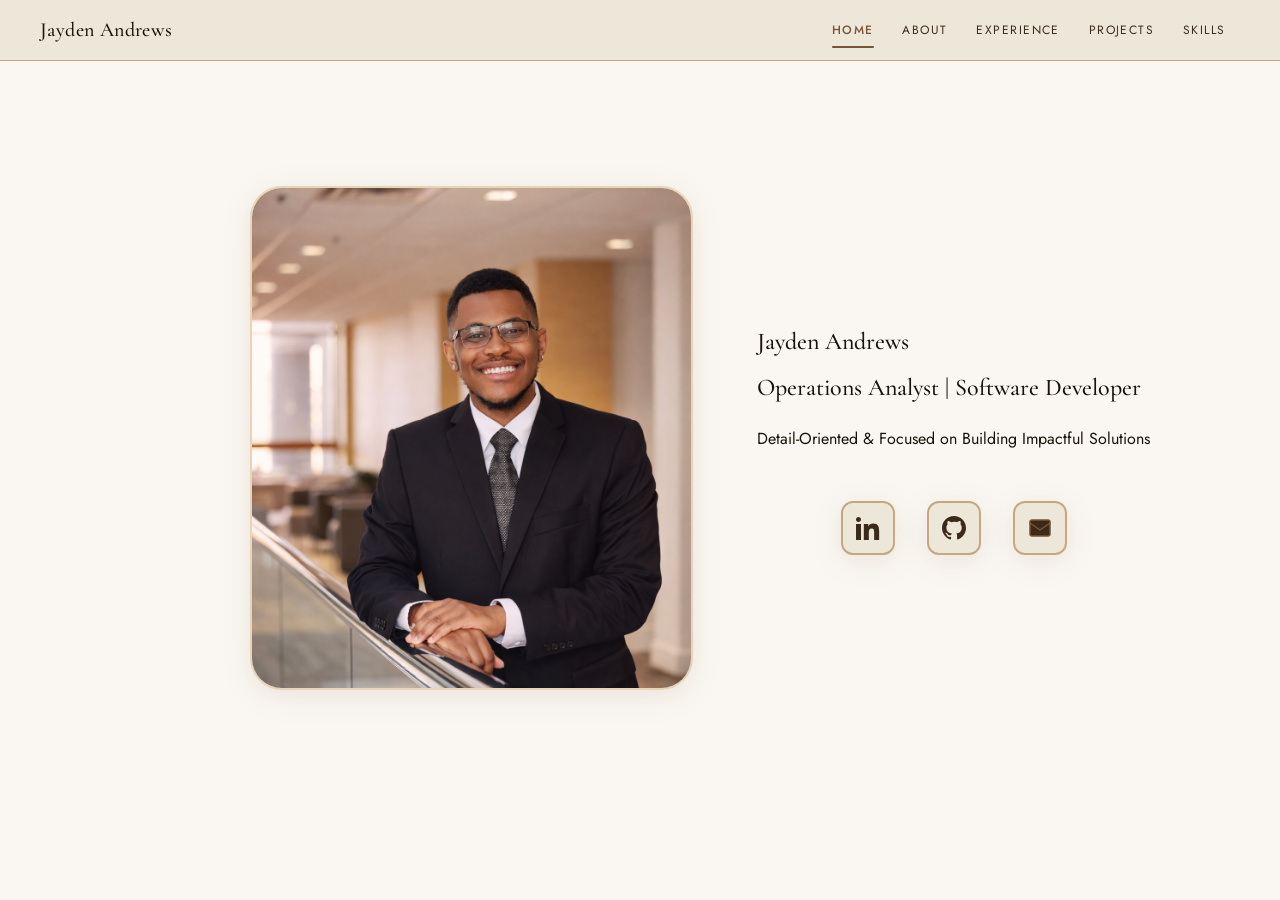
<file: jaydenandrews/index.html>
<!DOCTYPE html>
<html lang="en">

<head>
    <meta charset="UTF-8">
    <meta name="viewport" content="width=device-width, initial-scale=1.0">
    <title>Jayden Andrews</title>
    <link rel="preconnect" href="https://fonts.googleapis.com">
    <link
        href="https://fonts.googleapis.com/css2?family=Cormorant+Garamond:wght@500&family=Jost:wght@300;400;500&display=swap"
        rel="stylesheet">
    <link rel="stylesheet" href="style.css">
</head>

<body id="home-page">
    <!-- Navbar -->
    <nav class="site-nav">
        <a class="site-nav__brand" href="#">Jayden Andrews</a>
        <button class="nav-toggle" onclick="this.nextElementSibling.classList.toggle('open')" aria-label="Toggle menu">
            <span></span><span></span><span></span>
        </button>
        <ul class="site-nav__links">
            <li><a href="index.html" class="active">Home</a></li>
            <li><a href="about.html">About</a></li>
            <li><a href="experience.html">Experience</a></li>
            <li><a href="projects.html">Projects</a></li>
            <li><a href="skills.html">Skills</a></li>
        </ul>
    </nav>
    <div class="page-content">
        <section info="index-info">
            <div class="container">
                <img src="images/JaydenAndrews.png" alt="Jayden Andrews" class="profile-image">
                <div class="info-text">
                    <h1>Jayden Andrews</h1>
                    <h2>Operations Analyst | Software Developer</h2>
                    <p>Detail-Oriented & Focused on Building Impactful Solutions</p>
                    <section id="social-links" class="social-container">
                        <a href="https://www.linkedin.com/in/jaydenrandrews" target="_blank" aria-label="LinkedIn"
                            class="social-link">
                            <svg xmlns="http://www.w3.org/2000/svg" viewBox="0 0 24 24">
                                <path
                                    d="M4.98 3.5C4.98 4.88 3.87 6 2.5 6S0 4.88 0 3.5 1.12 1 2.5 1 4.98 2.12 4.98 3.5zM0 8h5v16H0V8zm7.5 0h4.79v2.22h.07c.67-1.27 2.31-2.61 4.76-2.61 5.09 0 6.03 3.36 6.03 7.73V24h-5v-7.41c0-1.77-.03-4.05-2.47-4.05-2.48 0-2.86 1.94-2.86 3.94V24h-5V8z" />
                            </svg>
                        </a>

                        <a href="https://github.com/jayden-andrews" target="_blank" aria-label="GitHub"
                            class="social-link">
                            <svg xmlns="http://www.w3.org/2000/svg" viewBox="0 0 24 24">
                                <path
                                    d="M12 0C5.37 0 0 5.37 0 12c0 5.3 3.44 9.8 8.21 11.38.6.11.82-.26.82-.58v-2.01c-3.34.73-4.04-1.61-4.04-1.61-.55-1.39-1.34-1.76-1.34-1.76-1.1-.76.08-.75.08-.75 1.22.09 1.86 1.26 1.86 1.26 1.08 1.85 2.83 1.32 3.52 1.01.11-.79.42-1.32.76-1.63-2.66-.3-5.46-1.33-5.46-5.93 0-1.31.47-2.38 1.24-3.22-.12-.3-.54-1.52.12-3.16 0 0 1-.32 3.3 1.23a11.5 11.5 0 013-.41c1.02 0 2.05.14 3 .41 2.3-1.55 3.3-1.23 3.3-1.23.66 1.64.24 2.86.12 3.16.77.84 1.24 1.91 1.24 3.22 0 4.61-2.8 5.63-5.47 5.93.43.37.81 1.1.81 2.22v3.29c0 .32.21.7.82.58C20.56 21.8 24 17.3 24 12c0-6.63-5.37-12-12-12z" />
                            </svg>
                        </a>

                        <a class="social-link" href="mailto:jaydenrandrews@gmail.com" aria-label="Email">
                            <svg xmlns="http://www.w3.org/2000/svg" width="20" height="20" viewBox="0 0 24 24"
                                fill="none" stroke="currentColor" stroke-width="1.5" stroke-linecap="round"
                                stroke-linejoin="round">
                                <rect x="2" y="4" width="20" height="16" rx="2" />
                                <path d="M2 7l10 7 10-7" />
                            </svg>
                        </a>
                    </section>
                </div>
            </div>
        </section>
    </div>

    <script>
        document.querySelectorAll('a[href]').forEach(link => {
            link.addEventListener('click', function (e) {
                const href = this.getAttribute('href');

                if (!href || href.startsWith('http') || href.startsWith('#') || href.startsWith('mailto')) return;

                e.preventDefault();
                const content = document.querySelector('.page-content');
                content.style.transition = 'opacity 0.3s ease';
                content.style.opacity = '0';

                setTimeout(() => {
                    window.location.href = href;
                }, 300);
            });
        });
    </script>
</body>

</html>
</file>
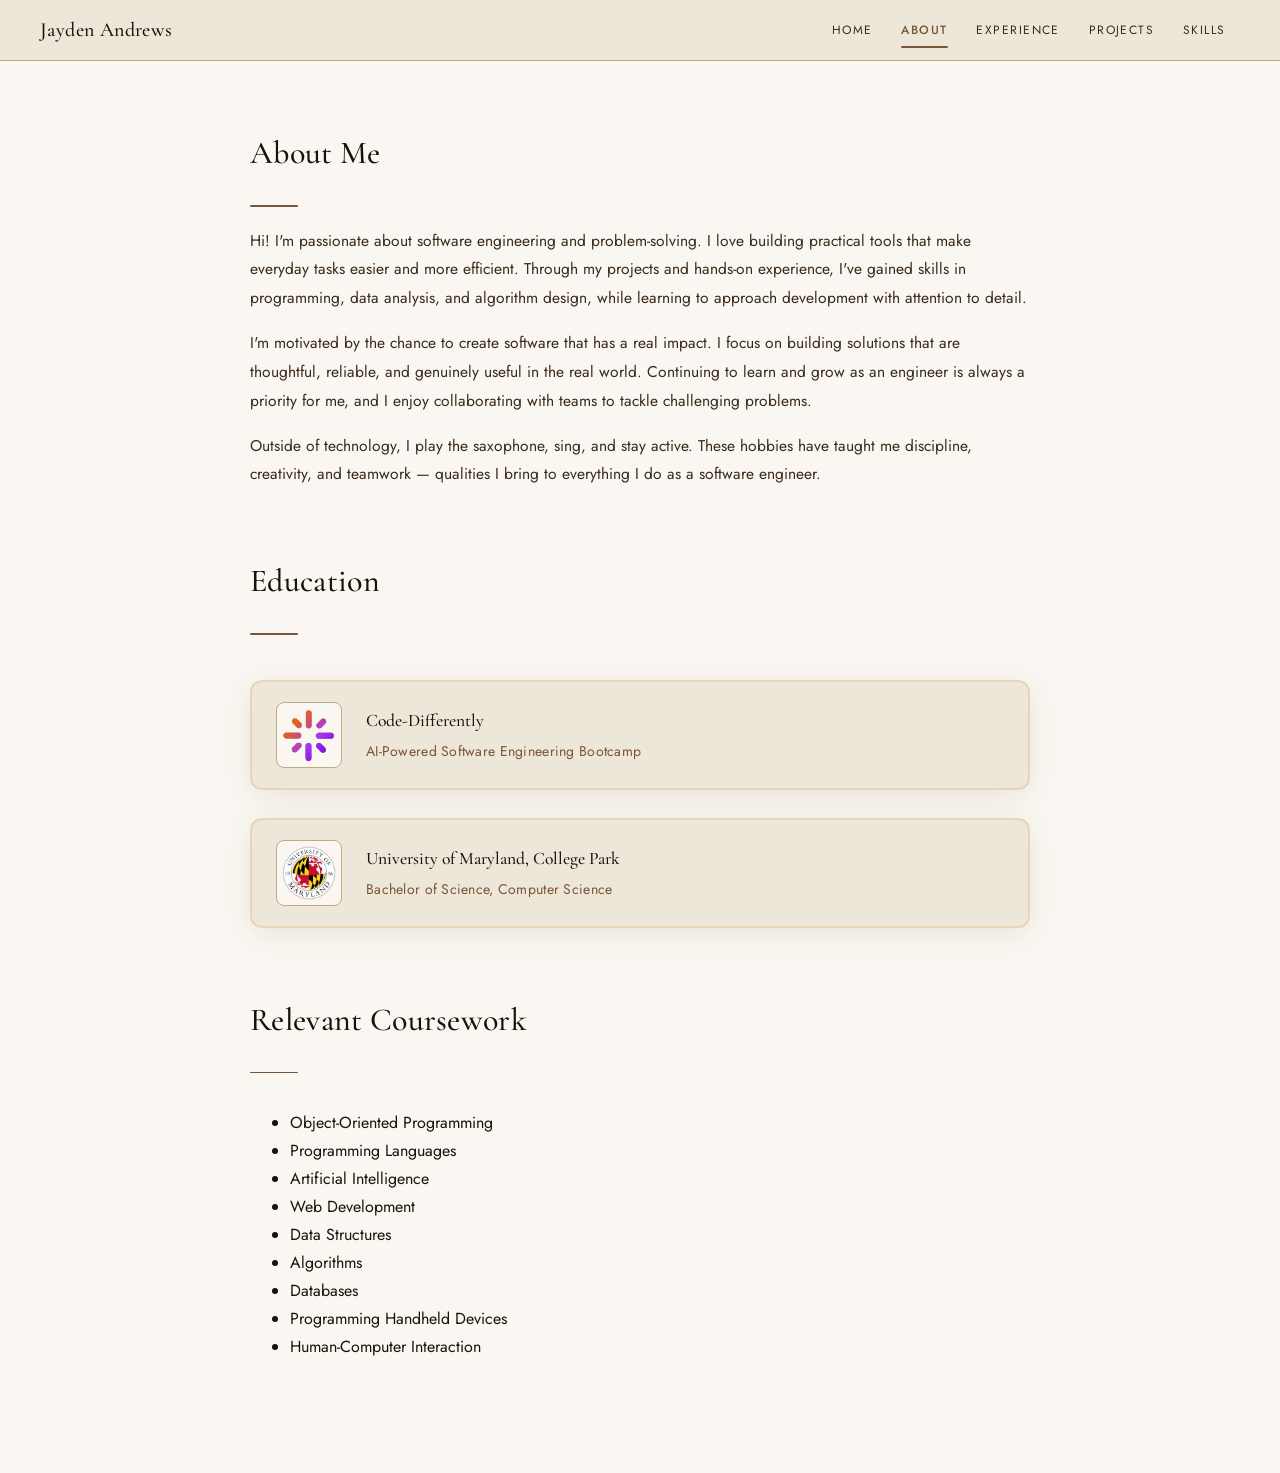
<file: jaydenandrews/about.html>
<!DOCTYPE html>
<html lang="en">

<head>
    <meta charset="UTF-8">
    <meta name="viewport" content="width=device-width, initial-scale=1.0">
    <title>Jayden Andrews</title>
    <link rel="preconnect" href="https://fonts.googleapis.com">
    <link
        href="https://fonts.googleapis.com/css2?family=Cormorant+Garamond:wght@500&family=Jost:wght@300;400;500&display=swap"
        rel="stylesheet">
    <link rel="stylesheet" href="style.css">
</head>

<body>
    <!-- Navbar -->
    <nav class="site-nav">
        <a class="site-nav__brand" href="#">Jayden Andrews</a>
        <button class="nav-toggle" onclick="this.nextElementSibling.classList.toggle('open')" aria-label="Toggle menu">
            <span></span><span></span><span></span>
        </button>
        <ul class="site-nav__links">
            <li><a href="index.html">Home</a></li>
            <li><a href="about.html" class="active">About</a></li>
            <li><a href="experience.html">Experience</a></li>
            <li><a href="projects.html">Projects</a></li>
            <li><a href="skills.html">Skills</a></li>
        </ul>
    </nav>

    <div class="page-content">
        <main class="about-page">

            <!-- About Me -->
            <section class="about-section">
                <h2 class="section-label">About Me</h2>
                <div class="divider"></div>
                <div class="about-body">
                    <p>Hi! I'm passionate about software engineering and problem-solving. I love building practical
                        tools
                        that make everyday tasks easier and more efficient. Through my projects and hands-on experience,
                        I've gained skills in programming, data analysis, and algorithm design, while learning to
                        approach
                        development with attention to detail.</p>
                    <p>I'm motivated by the chance to create software that has a real impact. I focus on building
                        solutions
                        that are thoughtful, reliable, and genuinely useful in the real world. Continuing to learn and
                        grow
                        as an engineer is always a priority for me, and I enjoy collaborating with teams to tackle
                        challenging problems.</p>
                    <p>Outside of technology, I play the saxophone, sing, and stay active. These hobbies have taught me
                        discipline, creativity, and teamwork — qualities I bring to everything I do as a software
                        engineer.
                    </p>
                </div>
            </section>

            <!-- Education -->
            <section class="about-section">
                <h2 class="section-label">Education</h2>
                <div class="divider"></div>

                <div class="edu-list">

                    <!-- Code Differently -->
                    <div class="edu-item">
                        <div class="logo">
                            <img src="images/code_differently_logo.png" alt="Code Differently logo">
                        </div>
                        <div class="edu-details">
                            <h3>Code-Differently</h3>
                            <p class="edu-degree">AI-Powered Software Engineering Bootcamp</p>
                        </div>
                    </div>

                    <!-- UMD -->
                    <div class="edu-item">
                        <div class="logo umd">
                            <img src="images/umd seal.png" alt="University of Maryland logo">
                        </div>
                        <div class="edu-details">
                            <h3>University of Maryland, College Park</h3>
                            <p class="edu-degree">Bachelor of Science, Computer Science</p>
                        </div>
                    </div>

                </div>
            </section>

            <!-- Relevant Coursework -->
            <section class="about-section">
                <h2 class="section-label">Relevant Coursework</h2>
                <div class="divider"></div>

                <ul class="course-list">
                    <li>Object-Oriented Programming</li>
                    <li>Programming Languages</li>
                    <li>Artificial Intelligence</li>
                    <li>Web Development</li>
                    <li>Data Structures</li>
                    <li>Algorithms</li>
                    <li>Databases</li>
                    <li>Programming Handheld Devices</li>
                    <li>Human-Computer Interaction</li>
                </ul>
            </section>
        </main>
    </div>

    <script>
        document.querySelectorAll('a[href]').forEach(link => {
            link.addEventListener('click', function (e) {
                const href = this.getAttribute('href');

                if (!href || href.startsWith('http') || href.startsWith('#') || href.startsWith('mailto')) return;

                e.preventDefault();
                const content = document.querySelector('.page-content');
                content.style.transition = 'opacity 0.3s ease';
                content.style.opacity = '0';

                setTimeout(() => {
                    window.location.href = href;
                }, 300);
            });
        });
    </script>
</body>

</html>
</file>
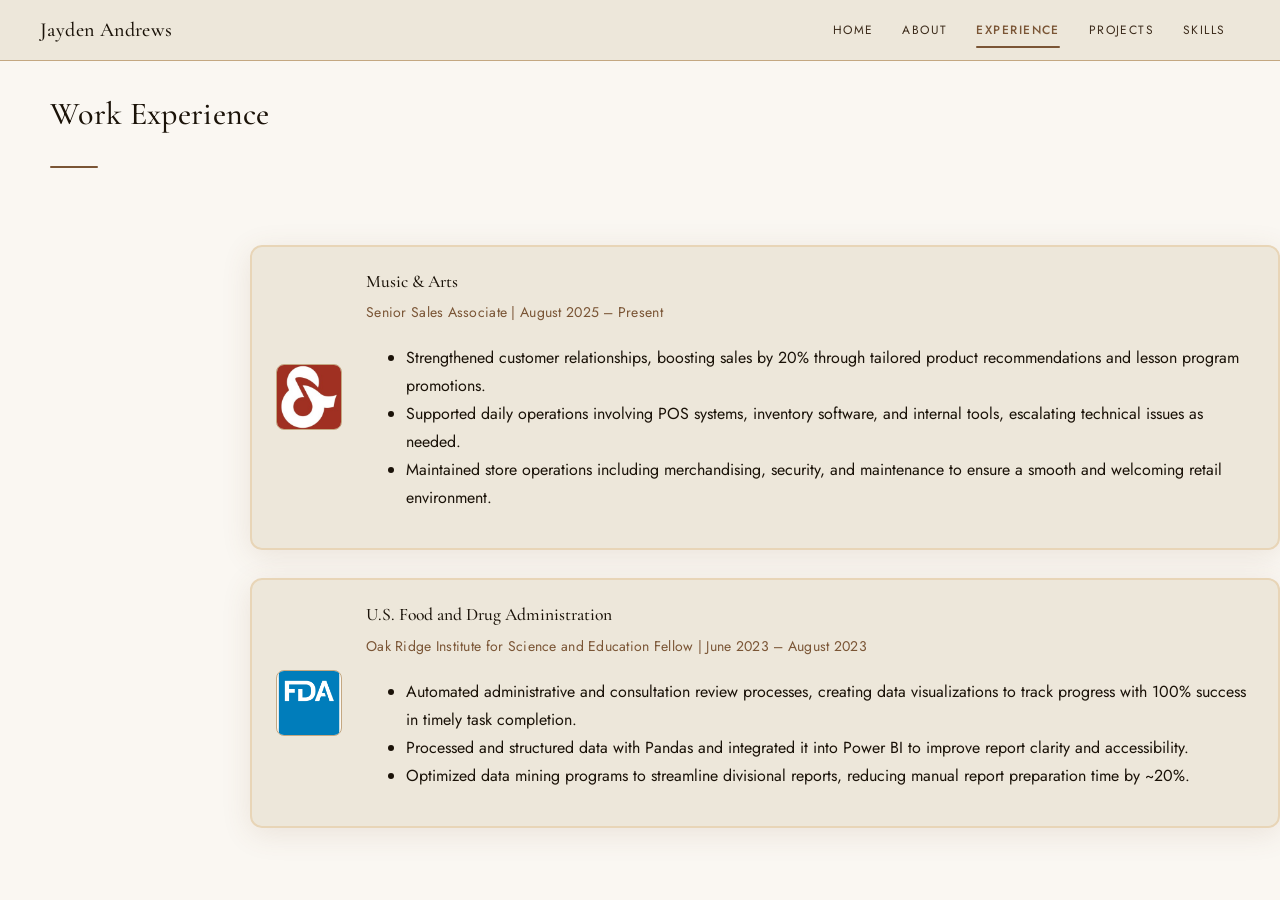
<file: jaydenandrews/experience.html>
<!DOCTYPE html>
<html lang="en">

<head>
    <meta charset="UTF-8">
    <meta name="viewport" content="width=device-width, initial-scale=1.0">
    <title>Jayden Andrews</title>
    <link rel="preconnect" href="https://fonts.googleapis.com">
    <link
        href="https://fonts.googleapis.com/css2?family=Cormorant+Garamond:wght@500&family=Jost:wght@300;400;500&display=swap"
        rel="stylesheet">
    <link rel="stylesheet" href="style.css">
</head>

<body>
    <!-- Navbar -->
    <nav class="site-nav">
        <a class="site-nav__brand" href="#">Jayden Andrews</a>
        <button class="nav-toggle" onclick="this.nextElementSibling.classList.toggle('open')" aria-label="Toggle menu">
            <span></span><span></span><span></span>
        </button>
        <ul class="site-nav__links">
            <li><a href="index.html">Home</a></li>
            <li><a href="about.html">About</a></li>
            <li><a href="experience.html" class="active">Experience</a></li>
            <li><a href="projects.html">Projects</a></li>
            <li><a href="skills.html">Skills</a></li>
        </ul>
    </nav>

    <div class="page-content">

        <!-- Work Experience -->
        <section class="about-section">
            <div class="page-header">
                <h2 class="section-label">Work Experience</h2>
                <div class="divider"></div>
            </div>

            <div class="edu-list">

                <!-- Music & Arts -->
                <div class="list-item">
                    <div class="logo">
                        <img src="images/music and arts logo.jpeg" alt="Music & Arts Logo">
                    </div>
                    <div class="edu-details">
                        <h3>Music & Arts</h3>
                        <p class="edu-degree">Senior Sales Associate | August 2025 – Present</p>
                        <ul>
                            <li>Strengthened customer relationships, boosting sales by 20% through tailored product
                                recommendations and lesson program promotions.</li>
                            <li>Supported daily operations involving POS systems, inventory software, and internal
                                tools,
                                escalating technical issues as needed.</li>
                            <li>Maintained store operations including merchandising, security, and maintenance to ensure
                                a
                                smooth and welcoming retail environment.</li>
                        </ul>
                    </div>
                </div>

                <!-- U.S. Food and Drug Administration -->
                <div class="list-item">
                    <div class="logo">
                        <img src="images/Food_and_Drug_Administration_201x_logo.svg.png" alt="FDA Logo">
                    </div>
                    <div class="edu-details">
                        <h3>U.S. Food and Drug Administration</h3>
                        <p class="edu-degree">Oak Ridge Institute for Science and Education Fellow | June 2023 – August
                            2023
                        </p>
                        <ul>
                            <li>Automated administrative and consultation review processes, creating data visualizations
                                to
                                track progress with 100% success in timely task completion.</li>
                            <li>Processed and structured data with Pandas and integrated it into Power BI to improve
                                report
                                clarity and accessibility.</li>
                            <li>Optimized data mining programs to streamline divisional reports, reducing manual report
                                preparation time by ~20%.</li>
                        </ul>
                    </div>
                </div>

            </div>
        </section>
    </div>

    <script>
        document.querySelectorAll('a[href]').forEach(link => {
            link.addEventListener('click', function (e) {
                const href = this.getAttribute('href');

                if (!href || href.startsWith('http') || href.startsWith('#') || href.startsWith('mailto')) return;

                e.preventDefault();
                const content = document.querySelector('.page-content');
                content.style.transition = 'opacity 0.3s ease';
                content.style.opacity = '0';

                setTimeout(() => {
                    window.location.href = href;
                }, 300);
            });
        });
    </script>
</body>

</html>
</file>
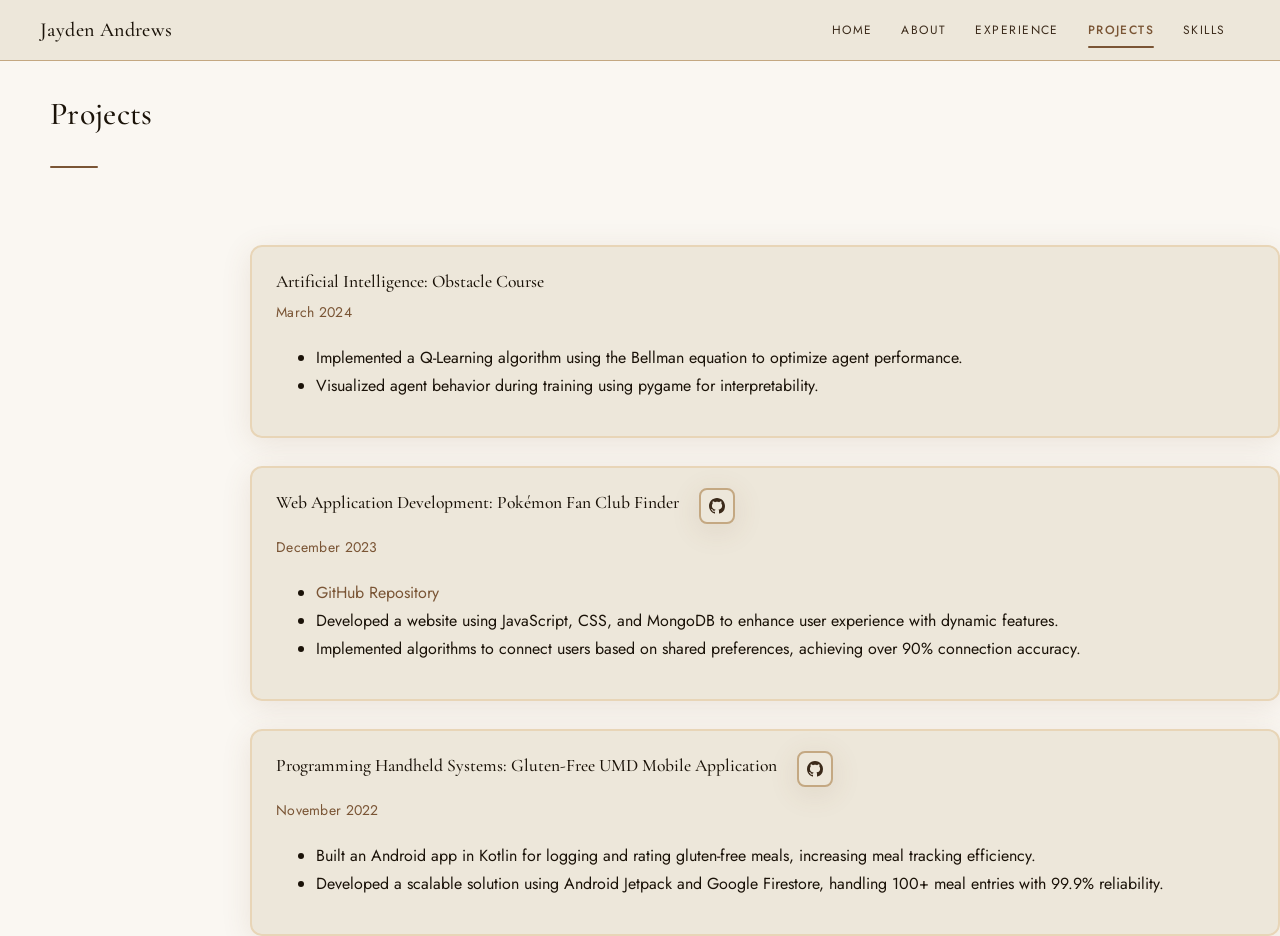
<file: jaydenandrews/projects.html>
<!DOCTYPE html>
<html lang="en">

<head>
    <meta charset="UTF-8">
    <meta name="viewport" content="width=device-width, initial-scale=1.0">
    <title>Jayden Andrews</title>
    <link rel="preconnect" href="https://fonts.googleapis.com">
    <link
        href="https://fonts.googleapis.com/css2?family=Cormorant+Garamond:wght@500&family=Jost:wght@300;400;500&display=swap"
        rel="stylesheet">
    <link rel="stylesheet" href="style.css">
</head>

<body>
    <!-- Navbar -->
    <nav class="site-nav">
        <a class="site-nav__brand" href="#">Jayden Andrews</a>
        <button class="nav-toggle" onclick="this.nextElementSibling.classList.toggle('open')" aria-label="Toggle menu">
            <span></span><span></span><span></span>
        </button>
        <ul class="site-nav__links">
            <li><a href="index.html">Home</a></li>
            <li><a href="about.html">About</a></li>
            <li><a href="experience.html">Experience</a></li>
            <li><a href="projects.html" class="active">Projects</a></li>
            <li><a href="skills.html">Skills</a></li>
        </ul>
    </nav>

    <div class="page-content">

        <!-- Projects -->
        <section class="about-section">
            <div class="page-header">
                <h2 class="section-label">Projects</h2>
                <div class="divider"></div>
            </div>

            <div class="edu-list">

                <!-- AI: Obstacle Course -->
                <div class="list-item">
                    <div class="edu-details">
                        <h3>Artificial Intelligence: Obstacle Course</h3>
                        <p class="edu-degree">March 2024</p>

                        <ul>
                            <li>Implemented a Q-Learning algorithm using the Bellman equation to optimize agent
                                performance.
                            </li>
                            <li>Visualized agent behavior during training using pygame for interpretability.</li>
                        </ul>
                    </div>
                </div>

                <!-- Pokémon Fan Club Finder -->
                <div class="list-item">
                    <div class="edu-details">
                        <div class="card-details">
                            <h3>Web Application Development: Pokémon Fan Club Finder</h3>
                            <a href="https://github.com/Kaiewalter/CMSC335Fall2023FinalProject"
                                class="social-link project-link" target="_blank" class=" social-link project-link"
                                target="_blank" aria-label="GitHub Repository">
                                <svg xmlns="http://www.w3.org/2000/svg" viewBox="0 0 24 24" fill="currentColor">
                                    <path
                                        d="M12 0C5.37 0 0 5.37 0 12c0 5.31 3.435 9.795 8.205 11.385.6.105.825-.255.825-.57 0-.285-.015-1.23-.015-2.235-3.015.555-3.795-.735-4.035-1.41-.135-.345-.72-1.41-1.23-1.695-.42-.225-1.02-.78-.015-.795.945-.015 1.62.87 1.845 1.23 1.08 1.815 2.805 1.305 3.495.99.105-.78.42-1.305.765-1.605-2.67-.3-5.46-1.335-5.46-5.925 0-1.305.465-2.385 1.23-3.225-.12-.3-.54-1.53.12-3.18 0 0 1.005-.315 3.3 1.23.96-.27 1.98-.405 3-.405s2.04.135 3 .405c2.295-1.56 3.3-1.23 3.3-1.23.66 1.65.24 2.88.12 3.18.765.84 1.23 1.905 1.23 3.225 0 4.605-2.805 5.625-5.475 5.925.435.375.81 1.095.81 2.22 0 1.605-.015 2.895-.015 3.3 0 .315.225.69.825.57A12.02 12.02 0 0 0 24 12c0-6.63-5.37-12-12-12z" />
                                </svg>
                            </a>
                        </div>
                        <p class="edu-degree">December 2023</p>
                        <ul>
                            <li><a href="https://github.com/Kaiewalter/CMSC335Fall2023FinalProject"
                                    target="_blank">GitHub
                                    Repository</a></li>
                            <li>Developed a website using JavaScript, CSS, and MongoDB to enhance user experience with
                                dynamic features.</li>
                            <li>Implemented algorithms to connect users based on shared preferences, achieving over 90%
                                connection accuracy.</li>
                        </ul>
                    </div>
                </div>

                <!-- Gluten-Free UMD Mobile App -->
                <div class="list-item">
                    <div class="edu-details">
                        <div class="card-details">
                            <h3>Programming Handheld Systems: Gluten-Free UMD Mobile Application</h3>
                            <a href="https://github.com/annanuran/Gluten-Free-UMD" class="social-link project-link"
                                target="_blank" class=" social-link project-link" target="_blank"
                                aria-label="GitHub Repository">
                                <svg xmlns="http://www.w3.org/2000/svg" viewBox="0 0 24 24" fill="currentColor">
                                    <path
                                        d="M12 0C5.37 0 0 5.37 0 12c0 5.31 3.435 9.795 8.205 11.385.6.105.825-.255.825-.57 0-.285-.015-1.23-.015-2.235-3.015.555-3.795-.735-4.035-1.41-.135-.345-.72-1.41-1.23-1.695-.42-.225-1.02-.78-.015-.795.945-.015 1.62.87 1.845 1.23 1.08 1.815 2.805 1.305 3.495.99.105-.78.42-1.305.765-1.605-2.67-.3-5.46-1.335-5.46-5.925 0-1.305.465-2.385 1.23-3.225-.12-.3-.54-1.53.12-3.18 0 0 1.005-.315 3.3 1.23.96-.27 1.98-.405 3-.405s2.04.135 3 .405c2.295-1.56 3.3-1.23 3.3-1.23.66 1.65.24 2.88.12 3.18.765.84 1.23 1.905 1.23 3.225 0 4.605-2.805 5.625-5.475 5.925.435.375.81 1.095.81 2.22 0 1.605-.015 2.895-.015 3.3 0 .315.225.69.825.57A12.02 12.02 0 0 0 24 12c0-6.63-5.37-12-12-12z" />
                                </svg>
                            </a>
                        </div>
                        <p class="edu-degree">November 2022</p>
                        <ul>
                            <li>Built an Android app in Kotlin for logging and rating gluten-free meals, increasing meal
                                tracking efficiency.</li>
                            <li>Developed a scalable solution using Android Jetpack and Google Firestore, handling 100+
                                meal
                                entries with 99.9% reliability.</li>
                        </ul>
                    </div>
                </div>

            </div>
        </section>
    </div>

    <script>
        document.querySelectorAll('a[href]').forEach(link => {
            link.addEventListener('click', function (e) {
                const href = this.getAttribute('href');

                if (!href || href.startsWith('http') || href.startsWith('#') || href.startsWith('mailto')) return;

                e.preventDefault();
                const content = document.querySelector('.page-content');
                content.style.transition = 'opacity 0.3s ease';
                content.style.opacity = '0';

                setTimeout(() => {
                    window.location.href = href;
                }, 300);
            });
        });
    </script>
</body>

</html>
</file>
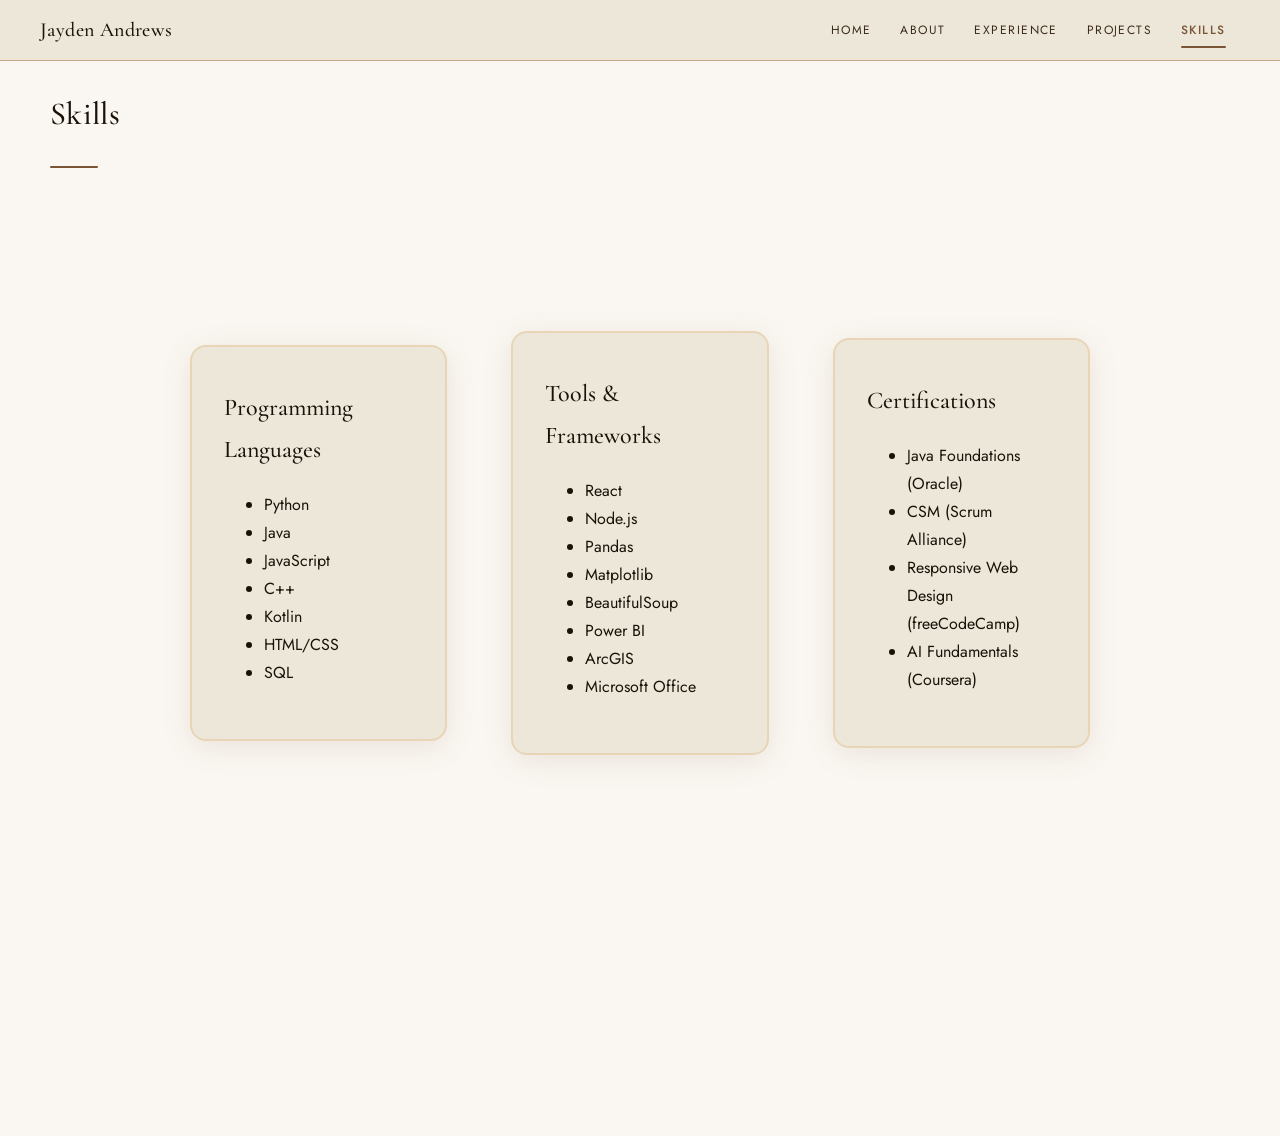
<file: jaydenandrews/skills.html>
<!DOCTYPE html>
<html lang="en">

<head>
    <meta charset="UTF-8">
    <meta name="viewport" content="width=device-width, initial-scale=1.0">
    <title>Jayden Andrews</title>
    <link rel="preconnect" href="https://fonts.googleapis.com">
    <link
        href="https://fonts.googleapis.com/css2?family=Cormorant+Garamond:wght@500&family=Jost:wght@300;400;500&display=swap"
        rel="stylesheet">
    <link rel="stylesheet" href="style.css">
</head>

<body id="skills-page">
    <!-- Navbar -->
    <nav class="site-nav">
        <a class="site-nav__brand" href="#">Jayden Andrews</a>
        <button class="nav-toggle" onclick="this.nextElementSibling.classList.toggle('open')" aria-label="Toggle menu">
            <span></span><span></span><span></span>
        </button>
        <ul class="site-nav__links">
            <li><a href="index.html">Home</a></li>
            <li><a href="about.html">About</a></li>
            <li><a href="experience.html">Experience</a></li>
            <li><a href="projects.html">Projects</a></li>
            <li><a href="skills.html" class="active">Skills</a></li>
        </ul>
    </nav>

    <div class="page-content">
        <main>
            <div class="page-header">
                <h2 class="section-label">Skills</h2>
                <div class="divider"></div>
            </div>
            <section id="skills-info">
                <section class="card-container">

                    <!-- Card 1: Programming Languages -->
                    <div class="card">
                        <h2 class="card-name">Programming Languages</h2>
                        <ul>
                            <li>Python</li>
                            <li>Java</li>
                            <li>JavaScript</li>
                            <li>C++</li>
                            <li>Kotlin</li>
                            <li>HTML/CSS</li>
                            <li>SQL</li>
                        </ul>
                    </div>

                    <!-- Card 2: Tools & Frameworks -->
                    <div class="card">
                        <h2 class="card-name">Tools & Frameworks</h2>
                        <ul>
                            <li>React</li>
                            <li>Node.js</li>
                            <li>Pandas</li>
                            <li>Matplotlib</li>
                            <li>BeautifulSoup</li>
                            <li>Power BI</li>
                            <li>ArcGIS</li>
                            <li>Microsoft Office</li>
                        </ul>
                    </div>

                    <!-- Card 3: Certifications -->
                    <div class="card">
                        <h2 class="card-name">Certifications</h2>
                        <ul>
                            <li>Java Foundations (Oracle)</li>
                            <li>CSM (Scrum Alliance)</li>
                            <li>Responsive Web Design (freeCodeCamp)</li>
                            <li>AI Fundamentals (Coursera)</li>
                        </ul>
                    </div>
                </section>
            </section>
        </main>
    </div>

    <script>
        document.querySelectorAll('a[href]').forEach(link => {
            link.addEventListener('click', function (e) {
                const href = this.getAttribute('href');

                if (!href || href.startsWith('http') || href.startsWith('#') || href.startsWith('mailto')) return;

                e.preventDefault();
                const content = document.querySelector('.page-content');
                content.style.transition = 'opacity 0.3s ease';
                content.style.opacity = '0';

                setTimeout(() => {
                    window.location.href = href;
                }, 300);
            });
        });
    </script>
</body>

</html>
</file>
<file: jaydenandrews/style.css>
@import url('https://fonts.googleapis.com/css2?family=Cormorant+Garamond:wght@400;500;600&family=Jost:wght@300;400;500&display=swap');

/* Color tokens */
:root {
    --color-cream:      #FAF7F2;
    --color-cream-dark: #EDE7DA;
    --color-tan:        #C4A882;
    --color-brown:      #7A5535;
    --color-espresso:   #3B2A1A;
    --color-black:      #1A1208;
}

/* Base */
body {
    margin: 0;
    background-color: var(--color-cream);
    color: var(--color-black);
    font-family: 'Jost', sans-serif;
    font-weight: 400;
    font-size: 1rem;
    line-height: 1.75;
}

#home-page, #skills-page {
    overflow: hidden;
}

h1, h2, h3 {
    font-family: 'Cormorant Garamond', serif;
    color: var(--color-black);
    font-weight: 500;
    margin: 0 0 0.25rem;
}

a {
    color: var(--color-brown);
    text-decoration: none;
}

a:hover {
    text-decoration: underline;
}

/* Navbar */
.site-nav {
    position: sticky;
    top: 0;
    z-index: 100;
    background: var(--color-cream-dark);
    border-bottom: 1px solid var(--color-tan);
    display: flex;
    align-items: center;
    justify-content: space-between;
    padding: 0 2.5rem;
    height: 60px;
}

.site-nav__brand {
    font-family: 'Cormorant Garamond', serif;
    font-size: 1.25rem;
    font-weight: 500;
    color: var(--color-black);
    text-decoration: none;
    letter-spacing: 0.02em;
}

.site-nav__links {
    display: flex;
    align-items: center;
    list-style: none;
    margin: 0;
    padding: 0;
}

.site-nav__links a {
    display: block;
    font-family: 'Jost', sans-serif;
    font-size: 0.75rem;
    font-weight: 400;
    letter-spacing: 0.12em;
    text-transform: uppercase;
    color: var(--color-espresso);
    text-decoration: none;
    padding: 0.45rem 0.9rem;
    border-radius: 3px;
    transition: color 0.15s, background 0.15s;
    position: relative;
}

.site-nav__links a:hover {
    color: var(--color-brown);
    background: rgba(122, 85, 53, 0.07);
}

.site-nav__links a.active {
    color: var(--color-brown);
    font-weight: 500;
}

.site-nav__links a.active::after {
    content: '';
    position: absolute;
    bottom: 0;
    left: 0.9rem;
    right: 0.9rem;
    height: 1.5px;
    background: var(--color-brown);
    border-radius: 2px;
}

.site-nav__links a.disabled {
    color: var(--color-tan);
    pointer-events: none;
}

.nav-toggle {
    display: none;
    flex-direction: column;
    gap: 5px;
    background: none;
    border: none;
    cursor: pointer;
    padding: 4px;
}

.nav-toggle span {
    display: block;
    width: 22px;
    height: 1.5px;
    background: var(--color-espresso);
    border-radius: 2px;
}

/* About page layout */
.about-page {
    display: flex;
    flex-direction: column;
    gap: 4rem;
    max-width: 780px;
    margin: 0 auto;
    padding: 4rem 2.5rem 6rem;
}

.about-section {
    display: flex;
    flex-direction: column;
    gap: 1.25rem;
}

/* Page header used on experience, projects, skills */
.page-header {
    display: flex;
    flex-direction: column;
    gap: 1.25rem;
    margin-top: 25px;
    margin-left: 50px;
    margin-bottom: 2rem;
}

.section-label {
    font-family: 'Cormorant Garamond', serif;
    font-size: 2rem;
    font-weight: 500;
    color: var(--color-black);
    letter-spacing: 0.01em;
}

.divider {
    width: 48px;
    height: 1.5px;
    background: var(--color-brown);
    border-radius: 2px;
}

/* About body text */
.about-body {
    display: flex;
    flex-direction: column;
    gap: 1rem;
}

.about-body p {
    margin: 0;
    color: var(--color-espresso);
    font-size: 0.975rem;
    line-height: 1.85;
}

/* Education and experience list cards */
.edu-list {
    display: flex;
    flex-direction: column;
    gap: 1.75rem;
    margin-top: 25px;
}

/* Full-width card used on about page */
.edu-item {
    display: flex;
    flex-direction: row;
    align-items: center;
    gap: 1.5rem;
    background: var(--color-cream-dark);
    border: 2px solid #e8d5b7;
    border-radius: 12px;
    padding: 1.25rem 1.5rem;
    flex: 1;
    box-shadow: 0 6px 30px rgba(122, 82, 48, 0.12);
}

/* Constrained card used on experience and projects pages */
.list-item {
    display: flex;
    flex-direction: row;
    align-items: center;
    gap: 1.5rem;
    background: var(--color-cream-dark);
    border: 2px solid #e8d5b7;
    border-radius: 12px;
    padding: 1.25rem 1.5rem;
    max-width: 1000px;
    margin-left: 250px;
    box-shadow: 0 6px 30px rgba(122, 82, 48, 0.12);
}

/* Logo box shared by edu-item and list-item */
.logo {
    flex-shrink: 0;
    width: 64px;
    height: 64px;
    border-radius: 8px;
    background: var(--color-cream);
    border: 1px solid var(--color-tan);
    display: flex;
    align-items: center;
    justify-content: center;
    overflow: hidden;
}

.logo img {
    width: 100%;
    height: 100%;
    object-fit: cover;
}

.logo.umd img {
    transform: scale(1);
}

.edu-details {
    display: flex;
    flex-direction: column;
    gap: 0.2rem;
}

.edu-details h3 {
    font-size: 1.1rem;
    font-weight: 500;
    margin: 0;
}

.edu-degree {
    margin: 0;
    font-size: 0.875rem;
    color: var(--color-brown);
    font-weight: 400;
    letter-spacing: 0.02em;
}

/* Row used to align a title and github icon side by side */
.card-details {
    display: flex;
    flex-direction: row;
    gap: 1.25rem;
}

/* Home page hero */
#index-info {
    min-height: calc(100vh - 60px);
    display: flex;
    align-items: center;
    justify-content: center;
    padding: 3rem 2.5rem;
}

.container {
    display: flex;
    flex-direction: row;
    align-items: center;
    gap: 4rem;
    max-width: 900px;
    width: 100%;
    margin-left: 250px;
    margin-top: 125px;
}

.profile-image {
    width: 500px;
    height: 500px;
    object-fit: cover;
    border-radius: 32px;
    flex-shrink: 0;
    border: 2px solid #e8d5b7;
    flex: 1;
    box-shadow: 0 6px 30px rgba(122, 82, 48, 0.12);
}

/* Info card beside the profile photo */
.card {
    display: flex;
    flex-direction: column;
    background-color: var(--color-cream-dark);
    border: 2px solid #e8d5b7;
    border-radius: 16px;
    padding: 40px 32px 36px;
    flex: 1;
    max-width: 320px;
    box-shadow: 0 6px 30px rgba(122, 82, 48, 0.12);
    position: relative;
}

/* Skills page */
#skills-info {
    min-height: calc(100vh - 60px);
    display: flex;
    align-items: center;
    justify-content: center;
    padding: 3rem 2.5rem;
}

.card-container {
    display: flex;
    flex-direction: row;
    align-items: center;
    gap: 4rem;
    max-width: 900px;
    width: 100%;
    margin-bottom: 250px;
}

/* Social icon buttons */
.social-container {
    display: flex;
    gap: 2rem;
    justify-content: center;
    margin-top: 3rem;
}

.social-link {
    display: flex;
    align-items: center;
    justify-content: center;
    width: 50px;
    height: 50px;
    background-color: var(--color-cream-dark);
    border: 2px solid var(--color-tan);
    border-radius: 12px;
    transition: all 0.3s ease;
    box-shadow: 0 6px 30px rgba(122, 82, 48, 0.12);
}

.social-link svg {
    width: 24px;
    height: 24px;
    fill: var(--color-espresso);
    transition: fill 0.3s ease;
}

.social-link:hover {
    background-color: var(--color-brown);
    border-color: var(--color-brown);
}

.social-link:hover svg {
    fill: var(--color-cream);
}

/* Smaller github icon on project cards */
.project-link {
    width: 32px;
    height: 32px;
    border-radius: 8px;
    margin-bottom: 0.5rem;
}

.project-link svg {
    width: 16px;
    height: 16px;
}

/* Page fade */
.page-content {
    animation: fadeIn 0.4s ease;
}

@keyframes fadeIn {
    from { opacity: 0; }
    to   { opacity: 1; }
}
</file>
